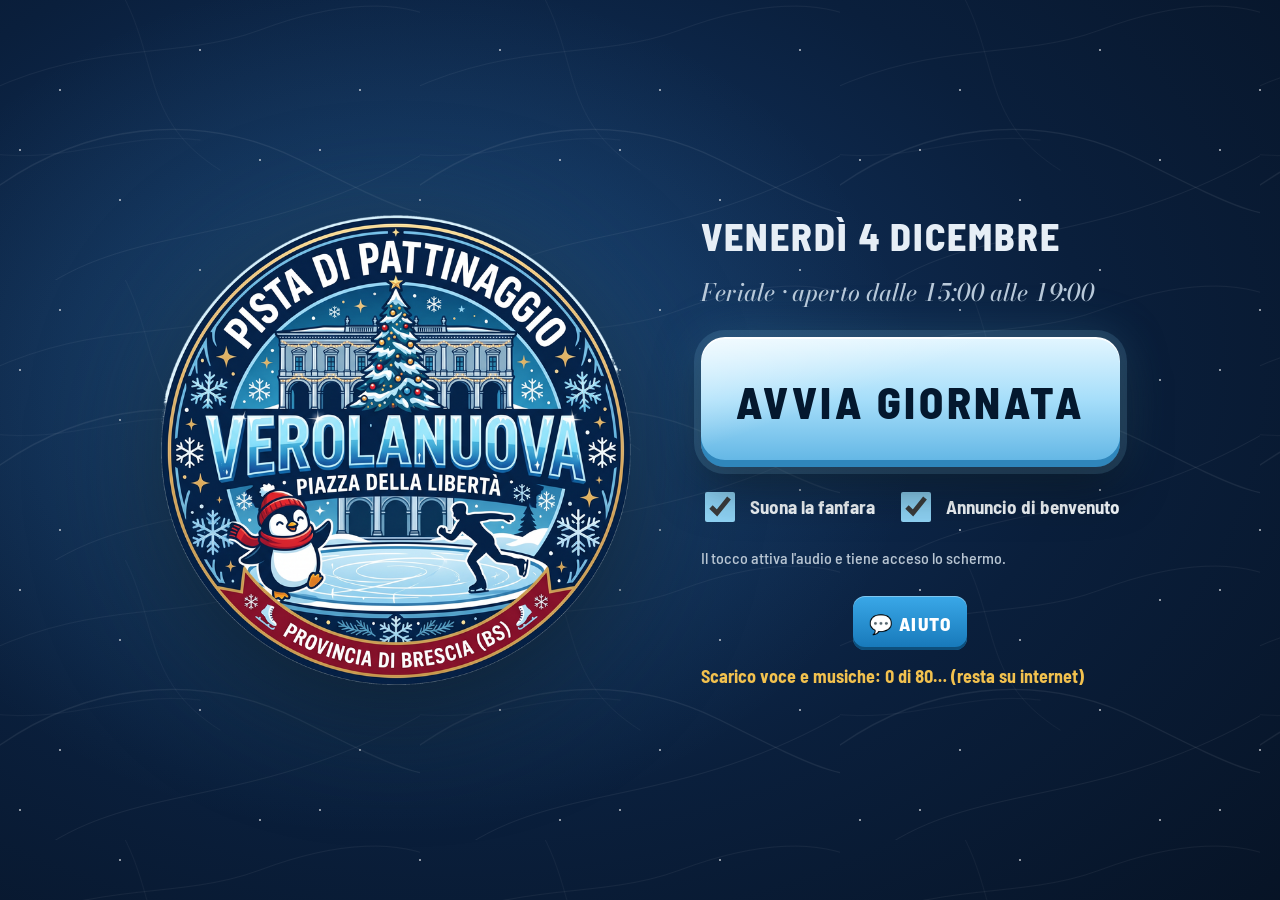
<file: index.html>
<!doctype html>
<html lang="it">
<head>
  <meta charset="utf-8">
  <meta name="viewport" content="width=device-width, initial-scale=1, viewport-fit=cover, user-scalable=no">
  <meta name="theme-color" content="#081A33">
  <meta name="mobile-web-app-capable" content="yes">
  <meta name="apple-mobile-web-app-capable" content="yes">
  <meta name="apple-mobile-web-app-status-bar-style" content="black-translucent">
  <meta name="apple-mobile-web-app-title" content="Pista Verolanuova">
  <meta name="format-detection" content="telephone=no">
  <title>Pista di Pattinaggio – Verolanuova</title>
  <link rel="manifest" href="manifest.json">
  <link rel="icon" href="icone/icona-192.png">
  <link rel="apple-touch-icon" href="icone/icona-180.png">
  <link rel="stylesheet" href="css/stile.css">
</head>
<body>

<section id="avvio" class="avvio">
  <div class="avvio-neve" aria-hidden="true"></div>
  <img src="logo/logo.png" alt="Pista di Pattinaggio – Verolanuova" class="avvio-logo">
  <div class="avvio-colonna">
    <p class="avvio-data" id="avvio-data"></p>
    <p class="avvio-orario" id="avvio-orario"></p>
    <div class="avvio-fondo" id="avvio-fondo" hidden>
      <span class="fondo-titolo">💶 Fondo cassa nel cassetto</span>
      <span class="fondo-comandi">
        <button type="button" class="btn" id="fondo-meno" aria-label="10 euro in meno">−10</button>
        <input type="number" inputmode="decimal" id="fondo-euro" min="0" step="5" aria-label="Fondo cassa in euro"><b>€</b>
        <button type="button" class="btn" id="fondo-piu" aria-label="10 euro in più">+10</button>
      </span>
    </div>
    <button id="btn-avvia" class="btn-avvia">AVVIA GIORNATA</button>
    <div class="avvio-opzioni">
      <label class="spunta"><input type="checkbox" id="avvio-tada"> Suona la fanfara</label>
      <label class="spunta"><input type="checkbox" id="avvio-benvenuto"> Annuncio di benvenuto</label>
      <label class="spunta" id="avvio-yt-riga" hidden><input type="checkbox" id="avvio-yt"> Musica YouTube</label>
    </div>
    <p class="avvio-nota">Il tocco attiva l'audio e tiene acceso lo schermo.</p>
    <div id="avvio-licenza" class="avvio-licenza"></div>
    <button id="btn-aiuto-avvio" class="btn-aiuto avvio-aiuto" aria-label="Assistenza">💬 AIUTO</button>
    <p class="avvio-offline" id="avvio-offline"></p>
  </div>
</section>

<header class="barra">
  <i class="ang a1"></i><i class="ang a2"></i><i class="ang a3"></i><i class="ang a4"></i>
  <img src="logo/icona.png" alt="" class="barra-icona">
  <div class="barra-nome">
    <span class="barra-titolo">Pista di Pattinaggio</span>
    <span class="barra-sotto">Piazza della Libertà · Verolanuova</span>
  </div>
  <div class="barra-centro">
    <span id="barra-giorno" class="badge"></span>
    <span id="barra-ora" class="barra-ora">--:--</span>
  </div>
  <div id="stato" class="stato" role="status"></div>
  <button id="btn-aiuto" class="btn-aiuto" aria-label="Assistenza">💬 AIUTO</button>
  <button id="btn-stop" class="btn-stop" aria-label="Ferma tutti i suoni">■ STOP</button>
</header>

<nav class="menu" aria-label="Pagine">
  <button data-pagina="oggi" class="attivo">
    <svg viewBox="0 0 48 48"><path d="M6 14h36v7a4 4 0 0 0 0 8v7H6v-7a4 4 0 0 0 0-8z" /><path d="M30 14v22" stroke-dasharray="3 3"/></svg>
    Cassa</button>
  <button data-pagina="pinguini">
    <svg viewBox="0 0 48 48"><path d="M24 5c-7 0-11 6-11 13v9c-4 3-6 7-5 10 3 0 5-2 6-4 1 5 5 9 10 9s9-4 10-9c1 2 3 4 6 4 1-3-1-7-5-10v-9c0-7-4-13-11-13z"/><path d="M19 18h.1M29 18h.1M21 24l3 3 3-3"/></svg>
    Pinguini</button>
  <button data-pagina="turni" class="menu-turni">
    <svg viewBox="0 0 48 48"><circle cx="24" cy="27" r="15"/><path d="M24 18v9l6 4M19 5h10M24 5v7"/></svg>
    Turni</button>
  <button data-pagina="armadi" class="menu-armadi">
    <svg viewBox="0 0 48 48"><rect x="10" y="5" width="28" height="38" rx="3"/><path d="M24 5v38M18 22v4M30 22v4"/></svg>
    Armadietti</button>
  <button data-pagina="suoni">
    <svg viewBox="0 0 48 48"><path d="M8 19h8l10-8v26l-10-8H8z"/><path d="M32 17a10 10 0 0 1 0 14M37 12a17 17 0 0 1 0 24"/></svg>
    Annunci</button>
  <button data-pagina="stats" data-pin>
    <svg viewBox="0 0 48 48"><path d="M8 40h32M13 34V22M21 34V12M29 34V18M37 34V26"/></svg>
    Resoconto</button>
  <button data-pagina="imp" data-pin>
    <svg viewBox="0 0 48 48"><circle cx="24" cy="24" r="6"/><path d="M24 5v7M24 36v7M5 24h7M36 24h7M10.6 10.6l5 5M32.4 32.4l5 5M10.6 37.4l5-5M32.4 15.6l5-5"/></svg>
    Impostazioni</button>
</nav>

<main>
  <section id="pg-oggi" class="pagina attiva"></section>
  <section id="pg-pinguini" class="pagina"></section>
  <section id="pg-turni" class="pagina"></section>
  <section id="pg-armadi" class="pagina"></section>
  <section id="pg-suoni" class="pagina"></section>
  <section id="pg-stats" class="pagina"></section>
  <section id="pg-imp" class="pagina"></section>
</main>

<div id="yt-box" class="yt-box" hidden>
  <div id="yt-player"></div>
  <span class="yt-titolo"></span>
</div>

<div class="gira-telefono" aria-live="polite">
  <div class="gira-icona">📱</div>
  <b>Gira il telefono in orizzontale</b>
  <span>La pista si usa col telefono (o il tablet) messo di traverso.</span>
</div>

<div id="finestre"></div>
<div id="avvisi" aria-live="polite"></div>
<button id="aggiorna" class="aggiorna" hidden>Nuova versione disponibile, tocca per aggiornare</button>

<script src="lib/chart.umd.min.js"></script>
<script src="js/app.js" defer></script>
</body>
</html>
</file>
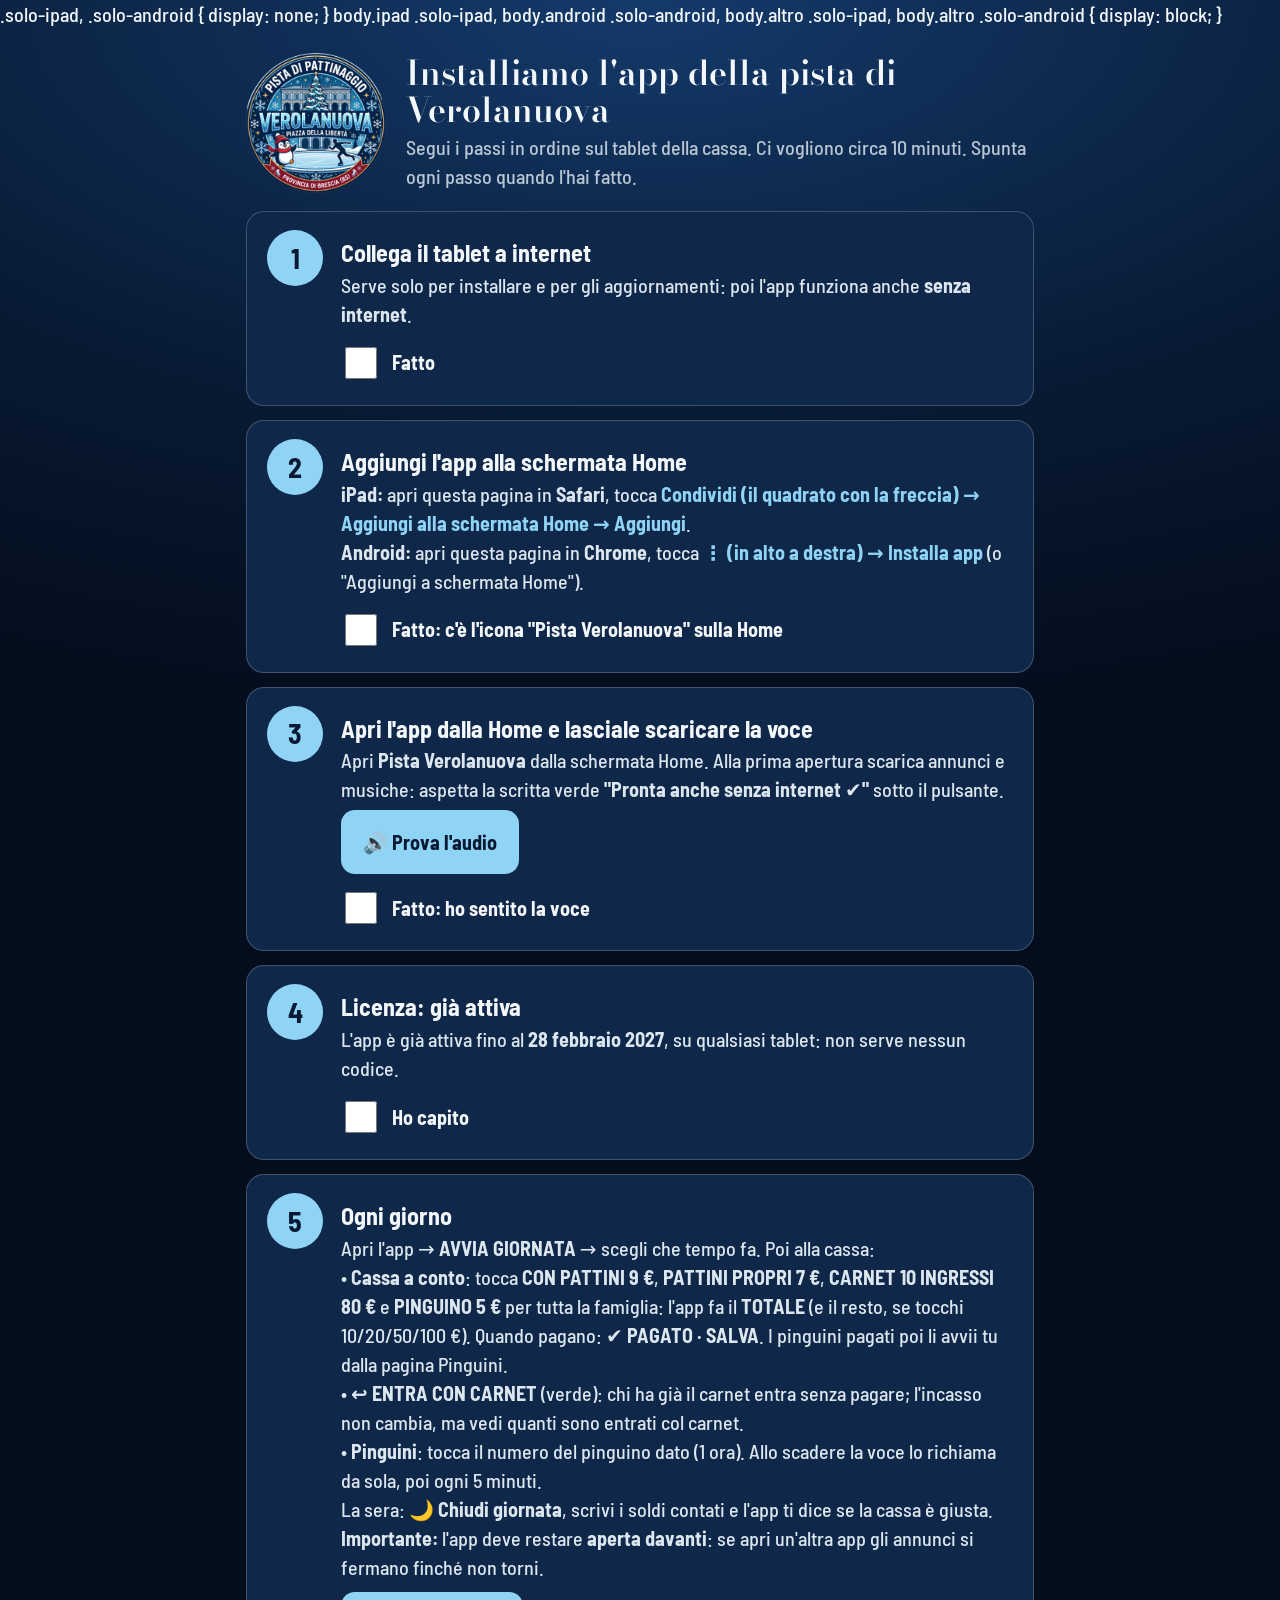
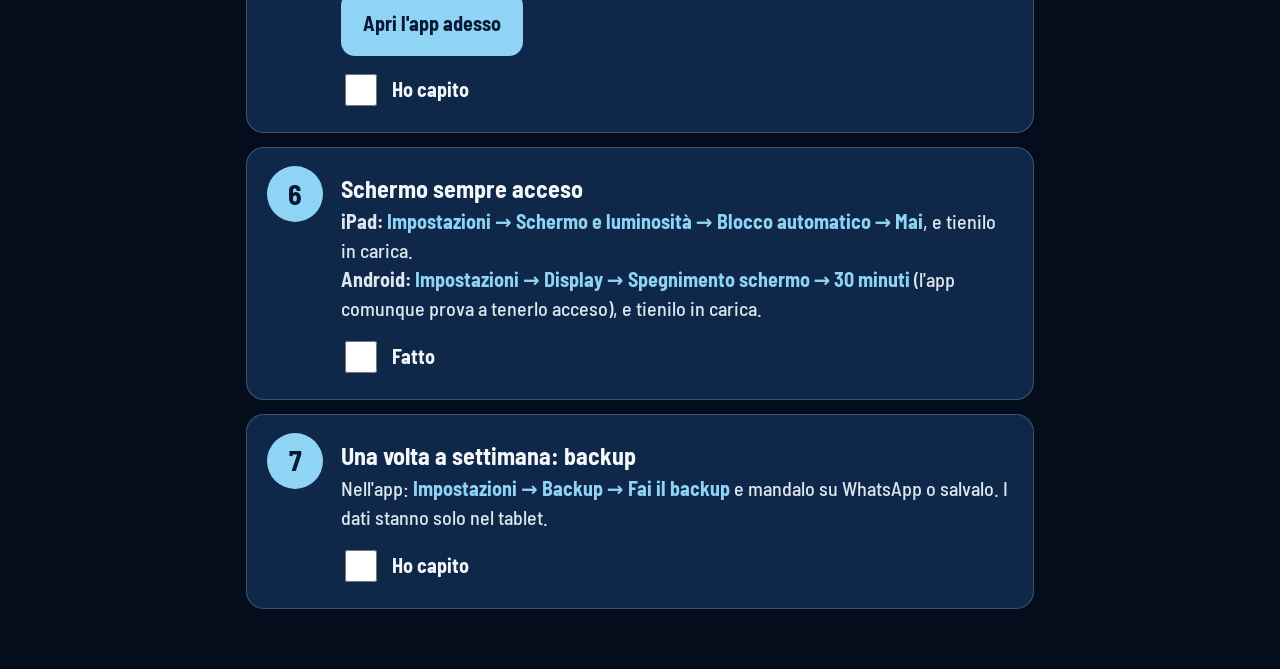
<file: installa.html>
<!doctype html>
<html lang="it">
<head>
  <meta charset="utf-8">
  <meta name="viewport" content="width=device-width, initial-scale=1, viewport-fit=cover">
  <meta name="theme-color" content="#081A33">
  <title>Installa – Pista di Pattinaggio Verolanuova</title>
  <link rel="manifest" href="manifest.json">
  <link rel="icon" href="icone/icona-192.png">
  <link rel="apple-touch-icon" href="icone/icona-180.png">
  <meta name="apple-mobile-web-app-capable" content="yes">
  <meta name="apple-mobile-web-app-title" content="Pista Verolanuova">
  <meta name="apple-mobile-web-app-status-bar-style" content="black-translucent">
  <style>
    @font-face { font-family: 'Bodoni'; src: url('font/BodoniModa.ttf') format('truetype'); font-weight: 400 900; }
    @font-face { font-family: 'Barlow'; src: url('font/BarlowSemiCondensed-Medium.ttf') format('truetype'); font-weight: 500; }
    @font-face { font-family: 'Barlow'; src: url('font/BarlowSemiCondensed-Bold.ttf') format('truetype'); font-weight: 700; }
    :root { --notte: #081A33; --lastra: #0F2748; --filo: rgba(185,198,211,.28); --argento: #B9C6D3; --neve: #F3F7FA; --ghiaccio: #8FD3F5; --rosso: #C4132F; --verde: #4FD1A5; --giallo: #F2C14E; }
    * { box-sizing: border-box; }
    html { background: #040D1C; }
    body { margin: 0; background: radial-gradient(120% 80% at 50% 0%, #143a6b, var(--notte) 60%, #040D1C) fixed; color: var(--neve); font: 500 20px/1.45 'Barlow', system-ui, sans-serif; }
    main { max-width: 820px; margin: 0 auto; padding: 24px 16px 60px; }
    header { display: flex; align-items: center; gap: 20px; margin-bottom: 18px; }
    header img { width: 140px; height: 140px; }
    h1 { font-family: 'Bodoni', serif; font-weight: 600; font-size: 34px; margin: 0; line-height: 1.1; }
    header p { margin: 4px 0 0; color: var(--argento); }
    .passo { position: relative; background: var(--lastra); border: 1px solid var(--filo); border-radius: 18px; padding: 18px 20px 18px 94px; margin-top: 14px; }
    .passo > * + * { margin-top: 6px; }
    .passo.fatto { border-color: var(--verde); opacity: .75; }
    .n { position: absolute; left: 20px; top: 18px; width: 56px; height: 56px; border-radius: 50%; background: var(--ghiaccio); color: var(--notte); font-weight: 700; font-size: 28px; display: flex; align-items: center; justify-content: center; }
    .passo.fatto .n { background: var(--verde); }
    h2 { margin: 0; font-size: 24px; }
    .passo p { margin: 0; color: #dce6ef; }
    .percorso { font-weight: 700; color: var(--ghiaccio); }
    button, .btn { font: inherit; font-weight: 700; border: 0; border-radius: 14px; min-height: 64px; padding: 0 22px; background: var(--ghiaccio); color: var(--notte); margin-top: 10px; cursor: pointer; text-decoration: none; display: inline-flex; align-items: center; }
    button.secondario { background: #1d4a80; color: var(--neve); }
    label.ok { display: flex; align-items: center; gap: 12px; margin-top: 10px; font-weight: 700; min-height: 48px; }
    label.ok input { width: 32px; height: 32px; accent-color: var(--verde); }
    .avviso { background: rgba(242,193,78,.12); border: 1px solid var(--giallo); border-radius: 14px; padding: 12px 16px; margin-top: 14px; }
    .barra { height: 14px; border-radius: 7px; background: #1b2f4f; overflow: hidden; margin-top: 10px; }
    .barra div { height: 100%; width: 0; background: var(--verde); transition: width .3s; }
    small { color: var(--argento); }
    .icona-cond svg { width: 26px; height: 26px; vertical-align: -5px; fill: none; stroke: var(--ghiaccio); stroke-width: 2.2; stroke-linecap: round; stroke-linejoin: round; }
  </style>
</head>
<body>
    .solo-ipad, .solo-android { display: none; }
    body.ipad .solo-ipad, body.android .solo-android, body.altro .solo-ipad, body.altro .solo-android { display: block; }
  </style>
</head>
<body class="altro">
<main>
  <header>
    <img src="logo/logo.png" alt="">
    <div>
      <h1>Installiamo l'app della pista di Verolanuova</h1>
      <p>Segui i passi in ordine sul tablet della cassa. Ci vogliono circa 10 minuti. Spunta ogni passo quando l'hai fatto.</p>
    </div>
  </header>

  <div id="gia-app" class="avviso" hidden style="border-color: var(--verde); background: rgba(79,209,165,.12)">
    Stai già guardando questa pagina dentro l'app installata: i passi 1–2 sono fatti.
  </div>

  <section class="passo" data-passo="1">
    <span class="n">1</span>
    <h2>Collega il tablet a internet</h2>
    <p>Serve solo per installare e per gli aggiornamenti: poi l'app funziona anche <b>senza internet</b>.</p>
    <label class="ok"><input type="checkbox"> Fatto</label>
  </section>

  <section class="passo" data-passo="2">
    <span class="n">2</span>
    <h2>Aggiungi l'app alla schermata Home</h2>
    <p class="solo-ipad"><b>iPad:</b> apri questa pagina in <b>Safari</b>, tocca <span class="percorso">Condividi (il quadrato con la freccia) → Aggiungi alla schermata Home → Aggiungi</span>.</p>
    <p class="solo-android"><b>Android:</b> apri questa pagina in <b>Chrome</b>, tocca <span class="percorso">⋮ (in alto a destra) → Installa app</span> (o "Aggiungi a schermata Home").</p>
    <label class="ok"><input type="checkbox"> Fatto: c'è l'icona "Pista Verolanuova" sulla Home</label>
  </section>

  <section class="passo" data-passo="3">
    <span class="n">3</span>
    <h2>Apri l'app dalla Home e lasciale scaricare la voce</h2>
    <p>Apri <b>Pista Verolanuova</b> dalla schermata Home. Alla prima apertura scarica annunci e musiche: aspetta la scritta verde <b>"Pronta anche senza internet ✔"</b> sotto il pulsante.</p>
    <button type="button" id="btn-prova">🔊 Prova l'audio</button>
    <label class="ok"><input type="checkbox"> Fatto: ho sentito la voce</label>
  </section>

  <section class="passo" data-passo="4">
    <span class="n">4</span>
    <h2>Licenza: già attiva</h2>
    <p>L'app è già attiva fino al <b>28 febbraio 2027</b>, su qualsiasi tablet: non serve nessun codice.</p>
    <label class="ok"><input type="checkbox"> Ho capito</label>
  </section>

  <section class="passo" data-passo="5">
    <span class="n">5</span>
    <h2>Ogni giorno</h2>
    <p>Apri l'app → <b>AVVIA GIORNATA</b> → scegli che tempo fa. Poi alla cassa:</p>
    <p>• <b>Cassa a conto</b>: tocca <b>CON PATTINI 9 €</b>, <b>PATTINI PROPRI 7 €</b>, <b>CARNET 10 INGRESSI 80 €</b> e <b>PINGUINO 5 €</b> per tutta la famiglia: l'app fa il <b>TOTALE</b> (e il resto, se tocchi 10/20/50/100 €). Quando pagano: <b>✔ PAGATO · SALVA</b>. I pinguini pagati poi li avvii tu dalla pagina Pinguini.<br>
       • <b>↩ ENTRA CON CARNET</b> (verde): chi ha già il carnet entra senza pagare; l'incasso non cambia, ma vedi quanti sono entrati col carnet.<br>
       • <b>Pinguini</b>: tocca il numero del pinguino dato (1 ora). Allo scadere la voce lo richiama da sola, poi ogni 5 minuti.</p>
    <p>La sera: <b>🌙 Chiudi giornata</b>, scrivi i soldi contati e l'app ti dice se la cassa è giusta.</p>
    <p><b>Importante:</b> l'app deve restare <b>aperta davanti</b>: se apri un'altra app gli annunci si fermano finché non torni.</p>
    <a class="btn" href="./">Apri l'app adesso</a>
    <label class="ok"><input type="checkbox"> Ho capito</label>
  </section>

  <section class="passo" data-passo="6">
    <span class="n">6</span>
    <h2>Schermo sempre acceso</h2>
    <p class="solo-ipad"><b>iPad:</b> <span class="percorso">Impostazioni → Schermo e luminosità → Blocco automatico → Mai</span>, e tienilo in carica.</p>
    <p class="solo-android"><b>Android:</b> <span class="percorso">Impostazioni → Display → Spegnimento schermo → 30 minuti</span> (l'app comunque prova a tenerlo acceso), e tienilo in carica.</p>
    <label class="ok"><input type="checkbox"> Fatto</label>
  </section>

  <section class="passo" data-passo="7">
    <span class="n">7</span>
    <h2>Una volta a settimana: backup</h2>
    <p>Nell'app: <span class="percorso">Impostazioni → Backup → Fai il backup</span> e mandalo su WhatsApp o salvalo. I dati stanno solo nel tablet.</p>
    <label class="ok"><input type="checkbox"> Ho capito</label>
  </section>

  <p id="finito" class="avviso" hidden style="border-color: var(--verde); background: rgba(79,209,165,.12)"><b>Tutto pronto! Buona stagione sul ghiaccio ⛸️</b></p>
</main>

<script>const CH="verola_installa_passi";let fatti={};try{fatti=JSON.parse(localStorage.getItem(CH)||"{}")}catch{fatti={}}document.querySelectorAll(".passo").forEach(e=>{const t=e.querySelector("input"),a=e.dataset.passo;t.checked=!!fatti[a],e.classList.toggle("fatto",t.checked),t.addEventListener("change",()=>{fatti[a]=t.checked;try{localStorage.setItem(CH,JSON.stringify(fatti))}catch{}e.classList.toggle("fatto",t.checked),document.getElementById("finito").hidden=document.querySelectorAll(".passo input:not(:checked)").length>0})}),document.getElementById("finito").hidden=document.querySelectorAll(".passo input:not(:checked)").length>0;const ua=navigator.userAgent,ios=/iPad|iPhone|iPod/.test(ua)||navigator.platform==="MacIntel"&&navigator.maxTouchPoints>1;document.body.className=ios?"ipad":/Android/.test(ua)?"android":"altro",(navigator.standalone||matchMedia("(display-mode: standalone)").matches)&&(document.getElementById("gia-app").hidden=!1),document.getElementById("btn-prova").addEventListener("click",()=>{const e=new Audio("audio/ta_da.mp3");e.onended=()=>{new Audio("audio/benvenuto.mp3").play().catch(()=>{})},e.play().catch(()=>{})});
</script>
</body>
</html>
</file>
<file: css/stile.css>
@font-face{font-family:Bodoni;src:url(../font/BodoniModa.ttf) format("truetype");font-weight:400 900;font-display:swap}@font-face{font-family:Bodoni;src:url(../font/BodoniModa-Italic.ttf) format("truetype");font-weight:400 900;font-style:italic;font-display:swap}@font-face{font-family:Barlow;src:url(../font/BarlowSemiCondensed-Medium.ttf) format("truetype");font-weight:500;font-display:swap}@font-face{font-family:Barlow;src:url(../font/BarlowSemiCondensed-Bold.ttf) format("truetype");font-weight:700;font-display:swap}@font-face{font-family:Barlow;src:url(../font/BarlowSemiCondensed-ExtraBold.ttf) format("truetype");font-weight:800;font-display:swap}:root{--notte: #081A33;--abisso: #040D1C;--lastra: #0F2748;--lastra-2: #163563;--filo: rgba(185, 198, 211, .28);--argento: #B9C6D3;--neve: #F3F7FA;--ghiaccio: #8FD3F5;--ghiaccio-scuro: #2C7FB8;--rosso: #C4132F;--rosso-chiaro: #FF5A6E;--giallo: #F2C14E;--verde: #4FD1A5;--raggio: 14px;--barra: 72px;--menu: 124px;color-scheme:dark}*{box-sizing:border-box;-webkit-tap-highlight-color:transparent}html,body{margin:0;height:100%}body{background:radial-gradient(120% 90% at 60% 0%,#10305a 0%,var(--notte) 55%,var(--abisso) 100%) fixed;color:var(--neve);font:500 18px/1.35 Barlow,system-ui,sans-serif;overflow:hidden;user-select:none;-webkit-user-select:none;touch-action:manipulation}button,input,select,textarea{font:inherit;color:inherit}button{cursor:pointer;border:0;background:none}button:focus-visible,input:focus-visible,select:focus-visible,textarea:focus-visible{outline:3px solid var(--ghiaccio);outline-offset:2px}h1,h2,h3{font-family:Bodoni,Georgia,serif;font-weight:600;margin:0;letter-spacing:.01em}h2{font-size:30px}h3{font-size:22px;color:var(--argento)}.num{font-variant-numeric:tabular-nums}[hidden]{display:none!important}.barra{position:fixed;inset:0 0 auto;height:var(--barra);display:flex;align-items:center;gap:18px;padding:0 16px 0 18px;background:#040d1cd1;border-bottom:1px solid var(--filo);backdrop-filter:blur(6px);z-index:20}.barra-icona{width:52px;height:52px;border-radius:50%}.barra-nome{display:flex;flex-direction:column;line-height:1.1;min-width:0}.barra-titolo{font-family:Bodoni,serif;font-size:25px;font-weight:600}.barra-sotto{font-family:Bodoni,serif;font-style:italic;color:var(--argento);font-size:15px}.barra-centro{margin-left:auto;display:flex;align-items:center;gap:14px}.barra-ora{font-size:34px;font-weight:800;font-variant-numeric:tabular-nums;letter-spacing:.02em}.badge{display:inline-flex;align-items:center;gap:6px;padding:5px 12px;border-radius:999px;border:1px solid var(--filo);color:var(--argento);font-weight:700;font-size:16px;white-space:nowrap}.badge.festivo{border-color:var(--rosso-chiaro);color:#ffd6dc;background:#c4132f38}.badge.vacanze{border-color:var(--rosso-chiaro);color:#fff;background:var(--rosso)}.badge.chiuso,.badge.fuori{color:var(--giallo);border-color:var(--giallo)}.badge.finto{color:#1b1200;background:var(--giallo);border-color:var(--giallo)}.stato{display:flex;gap:8px}.stato span{padding:6px 12px;border-radius:10px;font-weight:700;font-size:15px;white-space:nowrap;background:#4fd1a524;color:var(--verde);border:1px solid rgba(79,209,165,.4)}.stato span.ko{background:var(--rosso);color:#fff;border-color:var(--rosso-chiaro);animation:lampo 1s steps(2) infinite}.btn-stop{height:54px;padding:0 22px;border-radius:12px;background:var(--rosso);color:#fff;font-weight:800;font-size:22px;letter-spacing:.04em;border:2px solid #ff8a98}.btn-stop:active{transform:scale(.96)}.menu{position:fixed;top:var(--barra);bottom:0;left:0;width:var(--menu);display:flex;flex-direction:column;gap:8px;padding:12px 10px;background:#040d1c99;border-right:1px solid var(--filo);z-index:10}.menu button{flex:1;max-height:128px;display:flex;flex-direction:column;align-items:center;justify-content:center;gap:6px;border-radius:var(--raggio);color:var(--argento);font-weight:700;font-size:16px}.menu svg{width:42px;height:42px;fill:none;stroke:currentColor;stroke-width:2.6;stroke-linecap:round;stroke-linejoin:round}.menu button.attivo{background:var(--lastra-2);color:var(--neve);box-shadow:inset 4px 0 0 var(--ghiaccio)}.menu button.attivo svg{stroke:var(--ghiaccio)}main{position:fixed;top:var(--barra);left:var(--menu);right:0;bottom:0}.pagina{display:none;height:100%;overflow-y:auto;padding:18px 20px 28px;overscroll-behavior:contain}.pagina.attiva{display:block}.pannello{background:var(--lastra);border:1px solid var(--filo);border-radius:18px;padding:18px}.pannello+.pannello{margin-top:14px}.riga{display:flex;gap:12px;align-items:center;flex-wrap:wrap}.spazio{flex:1}.btn{min-height:64px;padding:0 22px;border-radius:var(--raggio);font-weight:700;font-size:20px;background:var(--lastra-2);border:1px solid var(--filo);color:var(--neve);display:inline-flex;align-items:center;justify-content:center;gap:10px}.btn:active{transform:scale(.97);filter:brightness(1.15)}.btn.primario{background:var(--ghiaccio);color:var(--abisso);border-color:transparent}.btn.pericolo{background:var(--rosso);border-color:var(--rosso-chiaro);color:#fff}.btn.piccolo{min-height:50px;font-size:17px;padding:0 16px}.btn[disabled]{opacity:.4}.etichetta{color:var(--argento);font-size:16px}.vuoto{color:var(--argento);font-style:italic}.spunta{display:inline-flex;align-items:center;gap:12px;font-size:19px;min-height:52px}.spunta input{width:30px;height:30px;accent-color:var(--ghiaccio)}.interruttore{position:relative;display:inline-flex;align-items:center;gap:14px;font-weight:700;font-size:20px;min-height:60px}.interruttore input{appearance:none;width:84px;height:46px;border-radius:999px;background:#3a4a61;position:relative;transition:background .2s}.interruttore input:after{content:"";position:absolute;top:5px;left:5px;width:36px;height:36px;border-radius:50%;background:#fff;transition:transform .2s}.interruttore input:checked{background:var(--verde)}.interruttore input:checked:after{transform:translate(38px)}input[type=text],input[type=number],input[type=time],input[type=date],input[type=datetime-local],input[type=password],select,textarea{min-height:56px;border-radius:12px;border:1px solid var(--filo);background:var(--abisso);padding:0 14px;font-size:20px;color:var(--neve);user-select:text;-webkit-user-select:text}textarea{padding:12px 14px;min-height:100px;resize:vertical;width:100%}input[type=number]{width:120px}input[type=range]{width:100%;height:44px;accent-color:var(--ghiaccio)}.avvio{position:fixed;inset:0;z-index:50;display:flex;align-items:center;justify-content:center;gap:70px;background:radial-gradient(90% 90% at 35% 40%,#143a6b 0%,var(--notte) 55%,var(--abisso) 100%)}.avvio[hidden]{display:none}.avvio-logo{width:min(470px,42vw);filter:drop-shadow(0 20px 50px rgba(0,0,0,.55))}.avvio-colonna{display:flex;flex-direction:column;gap:14px;max-width:470px}.avvio-data{font-family:Bodoni,serif;font-size:34px;margin:0}.avvio-orario{margin:0;color:var(--argento);font-size:22px}.avvio-fondo{display:flex;flex-direction:column;align-items:center;gap:8px;margin:4px 0 0;padding:12px 18px;border:1px solid var(--filo);border-radius:16px;background:#ffffff0a;font-size:21px;font-weight:700}.fondo-comandi{display:flex;align-items:center;gap:10px;white-space:nowrap}.avvio-fondo[hidden]{display:none}.avvio-fondo .btn{min-width:64px;min-height:52px;font-size:20px}.avvio-fondo input{width:110px;height:52px;font-size:26px;font-weight:800;text-align:center}.btn-avvia{margin-top:14px;height:130px;border-radius:22px;background:var(--ghiaccio);color:var(--abisso);font-weight:800;font-size:40px;letter-spacing:.04em;box-shadow:0 0 0 6px #8fd3f52e,0 18px 40px #00000073}.btn-avvia:active{transform:scale(.97)}.avvio-opzioni{display:flex;gap:22px;flex-wrap:wrap}.avvio-nota{color:var(--argento);margin:0;font-size:16px}.velo{position:fixed;inset:0;z-index:60;background:#020710b8;display:flex;align-items:center;justify-content:center;padding:20px}.finestra{background:var(--lastra);border:1px solid var(--filo);border-radius:22px;padding:24px;width:min(760px,100%);max-height:100%;overflow-y:auto;box-shadow:0 30px 80px #0009}.finestra h2{margin-bottom:14px}.finestra .azioni{display:flex;gap:12px;justify-content:flex-end;margin-top:22px;flex-wrap:wrap}.finestra .azioni .btn{min-width:170px}#avvisi{position:fixed;bottom:22px;left:50%;transform:translate(-50%);z-index:70;display:flex;flex-direction:column;gap:10px;align-items:center}.avviso{display:flex;align-items:center;gap:18px;padding:14px 18px 14px 22px;border-radius:16px;background:var(--neve);color:var(--abisso);font-weight:700;font-size:20px;box-shadow:0 14px 40px #00000080}.avviso .btn{min-height:52px;background:var(--abisso);color:var(--neve)}.aggiorna{position:fixed;top:calc(var(--barra) + 10px);left:50%;transform:translate(-50%);z-index:65;padding:18px 30px;border-radius:16px;background:var(--giallo);color:#1b1200;font-weight:800;font-size:21px;box-shadow:0 12px 30px #00000080}.oggi{display:grid;grid-template-columns:1.25fr 1fr;gap:18px;min-height:100%}.cassa{display:flex;flex-direction:column;gap:14px}.btn-ingresso{flex:1;min-height:250px;border-radius:24px;background:var(--ghiaccio);color:var(--abisso);display:flex;flex-direction:column;align-items:center;justify-content:center;gap:4px;box-shadow:inset 0 -8px #040d1c2e}.btn-ingresso:active{transform:scale(.985);filter:brightness(1.1)}.btn-ingresso b{font-size:84px;font-weight:800;line-height:1}.btn-ingresso span{font-size:22px;font-weight:700}.rapidi{display:grid;grid-template-columns:repeat(3,1fr);gap:14px}.rapidi .btn{min-height:110px;font-size:44px;font-weight:800;border-radius:20px}.annulla-riga{display:flex;gap:14px}.annulla-riga .btn{flex:1}.contatori{display:grid;grid-template-columns:1fr 1fr;gap:12px}.contatore{background:var(--abisso);border:1px solid var(--filo);border-radius:14px;padding:12px 16px}.contatore b{display:block;font-size:38px;font-weight:800;font-variant-numeric:tabular-nums;line-height:1.1}.contatore span{color:var(--argento);font-size:16px}.totale{grid-column:span 2;display:flex;align-items:baseline;justify-content:space-between;border-color:var(--ghiaccio)}.totale b{font-size:50px;color:var(--ghiaccio)}.lato{display:flex;flex-direction:column;gap:14px}.giorno-titolo{display:flex;align-items:center;justify-content:space-between;gap:12px}.chiusura-conto{font-size:46px;font-weight:800;font-variant-numeric:tabular-nums;line-height:1.05}.meteo-box{display:flex;align-items:center;gap:16px}.meteo-icona{font-size:56px;line-height:1;white-space:nowrap}.meteo-storia{color:var(--argento);font-size:16px}.promemoria{border-color:var(--giallo);background:#f2c14e1a}.promemoria b{color:var(--giallo)}.griglia-pinguini{display:grid;grid-template-columns:repeat(auto-fill,minmax(146px,1fr));gap:10px}.pinguino{position:relative;aspect-ratio:1 / .8;border-radius:18px;background:var(--lastra);border:2px solid var(--filo);display:flex;flex-direction:column;align-items:center;justify-content:center;overflow:hidden}.pinguino:active{transform:scale(.97)}.pinguino svg.ghiera{position:absolute;width:86%;height:86%}.pinguino .n{position:relative;font-size:56px;font-weight:800;line-height:1;font-variant-numeric:tabular-nums}.pinguino .t{position:relative;font-size:22px;font-weight:700;font-variant-numeric:tabular-nums;color:var(--argento)}.pinguino.libero .t{font-size:17px}.pinguino.uso{background:var(--lastra-2);border-color:var(--ghiaccio)}.pinguino.uso .t{color:var(--ghiaccio)}.pinguino.ultimo{background:#4a3a0c;border-color:var(--giallo);animation:lampeggia .9s ease-in-out infinite}.pinguino.ultimo .t{color:var(--giallo)}.pinguino.scaduto{background:var(--rosso);border-color:#ff9aa6}.pinguino.scaduto .t{color:#fff}.pinguino .turni{position:absolute;top:8px;right:10px;font-size:15px;font-weight:800;color:var(--neve);background:#00000059;padding:2px 8px;border-radius:8px}@keyframes lampeggia{50%{background:#7a5e10}}@keyframes lampo{50%{opacity:.55}}.legenda{display:flex;gap:18px;color:var(--argento);font-size:16px;flex-wrap:wrap}.legenda i{display:inline-block;width:16px;height:16px;border-radius:4px;vertical-align:-2px;margin-right:6px}.suoni{display:grid;grid-template-columns:1fr 380px;gap:18px}.gruppo-suoni{margin-bottom:16px}.gruppo-suoni h3{margin-bottom:10px}.griglia-suoni{display:grid;grid-template-columns:repeat(auto-fill,minmax(190px,1fr));gap:10px}.suono{min-height:84px;border-radius:14px;padding:10px 14px;text-align:left;font-weight:700;font-size:19px;background:var(--lastra-2);border:1px solid var(--filo);border-left:6px solid var(--colore, var(--ghiaccio));display:flex;flex-direction:column;justify-content:center}.suono small{color:var(--argento);font-weight:500;font-size:14px;line-height:1.2;margin-top:3px;display:-webkit-box;-webkit-line-clamp:2;-webkit-box-orient:vertical;overflow:hidden}.suono:active{filter:brightness(1.3);transform:scale(.98)}.suono.suonando{box-shadow:0 0 0 3px var(--ghiaccio)}.lettore .titolo{font-size:20px;font-weight:700;min-height:28px;overflow:hidden;text-overflow:ellipsis;white-space:nowrap}.lettore .comandi{display:grid;grid-template-columns:repeat(3,1fr);gap:10px;margin:12px 0}.lettore .comandi .btn{min-height:72px;font-size:28px}.lista-musica{max-height:220px;overflow-y:auto;margin-top:10px}.lista-musica div{display:flex;align-items:center;gap:10px;padding:8px 0;border-bottom:1px solid var(--filo)}.lista-musica div span{flex:1;overflow:hidden;text-overflow:ellipsis;white-space:nowrap}.lista-musica div.ora span{color:var(--ghiaccio);font-weight:700}.in-onda{color:var(--ghiaccio);font-weight:700;min-height:26px}.filtri{display:flex;gap:10px;flex-wrap:wrap;align-items:center;margin-bottom:14px}.filtri .btn.attivo{background:var(--ghiaccio);color:var(--abisso)}.tessere{display:grid;grid-template-columns:repeat(5,1fr);gap:12px;margin-bottom:14px}.tessera{background:var(--lastra);border:1px solid var(--filo);border-radius:16px;padding:14px 16px}.tessera b{display:block;font-size:34px;font-weight:800;font-variant-numeric:tabular-nums}.tessera span{color:var(--argento);font-size:15px}.grafici{display:grid;grid-template-columns:1fr 1fr;gap:14px}.grafico{background:var(--lastra);border:1px solid var(--filo);border-radius:18px;padding:14px;height:340px;display:flex;flex-direction:column}.grafico.largo{grid-column:span 2}.grafico h3{font-size:19px;margin-bottom:8px}.grafico .tela{position:relative;flex:1;min-height:0}table.tab{width:100%;border-collapse:collapse;font-size:17px}table.tab th{text-align:left;color:var(--argento);font-weight:700;padding:8px 10px;border-bottom:1px solid var(--filo)}table.tab td{padding:10px;border-bottom:1px solid rgba(185,198,211,.12);font-variant-numeric:tabular-nums}table.tab tr.festivo td:first-child{box-shadow:inset 4px 0 0 var(--rosso)}table.tab td.dx,table.tab th.dx{text-align:right}.imp{display:grid;grid-template-columns:1fr 1fr;gap:14px;align-items:start}.campo{display:flex;align-items:center;justify-content:space-between;gap:14px;padding:10px 0;border-bottom:1px solid rgba(185,198,211,.12)}.campo:last-child{border-bottom:0}.campo>span{font-size:19px}.elenco-voce{display:flex;align-items:center;gap:10px;padding:10px 0;border-bottom:1px solid rgba(185,198,211,.12)}.elenco-voce .testo{flex:1}.elenco-voce .testo small{display:block;color:var(--argento)}.tastierino{display:grid;grid-template-columns:repeat(3,110px);gap:12px;justify-content:center;margin-top:16px}.tastierino .btn{min-height:90px;font-size:36px}.pin-puntini{text-align:center;font-size:44px;letter-spacing:16px;min-height:60px}.meteo-scelte{display:grid;grid-template-columns:repeat(3,1fr);gap:12px}.meteo-scelte button,.meteo-extra button{min-height:112px;border-radius:18px;background:var(--lastra-2);border:2px solid var(--filo);display:flex;flex-direction:column;align-items:center;justify-content:center;gap:4px;font-weight:700;font-size:20px}.meteo-scelte button i,.meteo-extra button i{font-style:normal;font-size:46px;line-height:1.1}.meteo-scelte button.sel,.meteo-extra button.sel{border-color:var(--ghiaccio);background:#1d4a80;box-shadow:0 0 0 3px #8fd3f559}.meteo-extra{display:grid;grid-template-columns:1fr 1fr;gap:12px;margin-top:12px}.meteo-extra button{min-height:84px;flex-direction:row;gap:12px}.meteo-extra button i{font-size:36px}.debug-barra{border-color:var(--giallo)}@media (max-width: 1100px){.oggi,.suoni,.imp,.grafici{grid-template-columns:1fr}.grafico.largo{grid-column:auto}.tessere{grid-template-columns:repeat(2,1fr)}.barra-sotto{display:none}}@media (prefers-reduced-motion: reduce){.pinguino.ultimo,.stato span.ko{animation:none}}:root{--alto: env(safe-area-inset-top, 0px);--basso: env(safe-area-inset-bottom, 0px)}.barra{height:calc(var(--barra) + var(--alto));padding-top:var(--alto);padding-left:calc(18px + env(safe-area-inset-left,0px));padding-right:calc(16px + env(safe-area-inset-right,0px))}.menu,main{top:calc(var(--barra) + var(--alto))}.menu{padding-bottom:calc(12px + var(--basso));left:env(safe-area-inset-left,0px)}main{left:calc(var(--menu) + env(safe-area-inset-left,0px));right:env(safe-area-inset-right,0px)}.pagina{padding-bottom:calc(28px + var(--basso));-webkit-overflow-scrolling:touch}html,body{height:100dvh;overscroll-behavior:none}body{-webkit-touch-callout:none;-webkit-text-size-adjust:100%}img,svg,button{-webkit-touch-callout:none;-webkit-user-drag:none}.file-nascosto{position:absolute;width:1px;height:1px;opacity:0;overflow:hidden;pointer-events:none}.tieni-acceso{position:fixed;width:1px;height:1px;opacity:.01;left:0;bottom:0;pointer-events:none}@media (max-width: 1200px){.barra{gap:12px}.barra-ora{font-size:30px}.stato span{padding:6px 9px;font-size:14px}}.avvio-offline{margin:0;font-size:18px;font-weight:700;color:var(--giallo);min-height:24px}.avvio-offline.ok{color:var(--verde)}.incassi-giorno{max-width:760px}table.tab.incassi td{font-size:22px;padding:12px 10px}table.tab.incassi td.dx{font-weight:800}table.tab.incassi tr.festivo td:first-child{color:#ff8a9a}table.tab.incassi tr.totale td{border-top:2px solid var(--filo);border-bottom:0;font-size:24px;font-weight:800}details.cartella{margin-top:12px;border:1px solid var(--filo);border-radius:14px;background:#ffffff08}details.cartella>summary{list-style:none;cursor:pointer;padding:18px 20px;font-size:21px;font-weight:700;display:flex;align-items:center;gap:10px;min-height:64px}details.cartella>summary::-webkit-details-marker{display:none}details.cartella>summary:after{content:"\25b8";margin-left:auto;font-size:22px;transition:transform .15s}details.cartella[open]>summary:after{transform:rotate(90deg)}.cartella-dentro{padding:0 14px 14px}.cartella-dentro>.pannello:first-child{margin-top:0}details.cartella-imp>summary{list-style:none;cursor:pointer;display:flex;align-items:center;min-height:48px}details.cartella-imp>summary::-webkit-details-marker{display:none}details.cartella-imp>summary h3{margin:0;flex:1}details.cartella-imp>summary:after{content:"\25b8";font-size:22px;color:var(--argento);transition:transform .15s}details.cartella-imp[open]>summary:after{transform:rotate(90deg)}details.cartella-imp[open]>summary{margin-bottom:8px}:root{--alto: env(safe-area-inset-top, 0px);--basso: env(safe-area-inset-bottom, 0px);--fondo: #06101f;--sup: #0d1b31;--sup2: #12233e;--sup3: #1a2f50;--riga: #263d61;--testo: #f1f6fb;--tenue: #9fb2c6;--spento: #5f7389;--cromo: #e6eef6;--filetto: #b9c9d9;--gh1: #e9f8ff;--gh2: #9fdcf8;--gh3: #4ea9dc;--gh-ink: #04182e;--r: 16px;--r-s: 12px;--display: "Barlow", "Arial Narrow", sans-serif;--brina: repeating-linear-gradient(28deg, rgba(255,255,255,.035) 0 1px, transparent 1px 5px), repeating-linear-gradient(-62deg, rgba(255,255,255,.028) 0 1px, transparent 1px 7px);--pattini: url("data:image/svg+xml,%3Csvg xmlns='http://www.w3.org/2000/svg' width='420' height='280'%3E%3Cg fill='none' stroke='%23ffffff' stroke-linecap='round'%3E%3Cpath d='M-20 200C80 120 200 110 300 160S440 230 460 200' stroke-opacity='.07' stroke-width='1.3'/%3E%3Cpath d='M-10 90C100 40 180 60 260 30S400 0 440 20' stroke-opacity='.05'/%3E%3Cpath d='M40 290C140 220 260 250 430 150' stroke-opacity='.06'/%3E%3Cpath d='M120 -10C160 60 140 120 220 170' stroke-opacity='.04'/%3E%3Cpath d='M-30 150C60 170 120 130 200 140' stroke-opacity='.05' stroke-width='.8'/%3E%3C/g%3E%3C/svg%3E")}body{background:var(--pattini),radial-gradient(110% 80% at 65% -10%,#143865 0%,#0a1f3c 40%,var(--fondo) 75%) fixed;background-size:420px 280px,auto;-webkit-font-smoothing:antialiased;font-variant-numeric:tabular-nums}h2{font-family:var(--display);font-weight:800;text-transform:uppercase;letter-spacing:.04em;font-size:30px;line-height:1;color:var(--testo)}h3{font-family:var(--display);font-weight:800;text-transform:uppercase;letter-spacing:.05em;font-size:21px;line-height:1.05;color:var(--cromo)}.barra{background:var(--brina),var(--pattini),linear-gradient(180deg,#16325a,#0b1d38);background-size:auto,420px 280px,auto;border-bottom:0;box-shadow:inset 0 -1px #04101f,inset 0 -6px #0c1a30,0 10px 26px #00000080;backdrop-filter:none}.barra:before{content:"";position:absolute;left:7px;right:7px;bottom:9px;top:calc(var(--alto) + 7px);border:1px solid var(--filetto);border-radius:10px;opacity:.45;pointer-events:none}.barra .ang{position:absolute;width:14px;height:14px;z-index:1;background:radial-gradient(circle at 35% 30%,#fff 0 8%,#d6dde4 32%,#6d7680)}.ang.a1{top:var(--alto);left:0;border-radius:0 0 7px}.ang.a2{top:var(--alto);right:0;border-radius:0 0 0 7px}.ang.a3{bottom:0;left:0;border-radius:0 7px 0 0}.ang.a4{bottom:0;right:0;border-radius:7px 0 0}.barra-icona{width:54px;height:54px;filter:drop-shadow(0 3px 8px rgba(0,0,0,.7))}.barra-titolo{font-family:var(--display);font-weight:800;text-transform:uppercase;letter-spacing:.06em;font-size:26px;color:var(--cromo);line-height:1}.barra-sotto{font-size:16px;margin-top:3px;color:var(--filetto)}.barra-ora{display:inline-flex;align-items:center;gap:10px;padding:4px 16px 4px 14px;border-radius:99px;background:#050c17;box-shadow:inset 0 0 0 1px #2d4466,inset 0 2px 6px #000c;font-family:var(--display);font-size:32px;color:#fff}.barra-ora:before{content:"";width:10px;height:10px;border-radius:50%;background:#5fd1ff;box-shadow:0 0 10px 2px #5fd1ffcc;animation:respiro 2.4s ease-in-out infinite}@keyframes respiro{50%{opacity:.45}}.badge{font-family:var(--display);text-transform:uppercase;letter-spacing:.05em;font-size:15px;padding:6px 13px;background:#00000040}.stato span{font-family:var(--display);text-transform:uppercase;letter-spacing:.05em;background:#0000004d;box-shadow:inset 0 0 0 1px #4fd1a573;border:0;display:inline-flex;align-items:center;gap:7px}.stato span:before{content:"";width:8px;height:8px;border-radius:50%;background:var(--verde);box-shadow:0 0 8px 1px #4fd1a5cc}.stato span.ko{background:var(--rosso);box-shadow:inset 0 0 0 1px #ff8a98}.stato span.ko:before{background:#fff;box-shadow:0 0 8px 2px #fff}.btn-stop{font-family:var(--display);letter-spacing:.08em;border:0;background:linear-gradient(180deg,#ea3a4d,#b5132b);box-shadow:inset 0 1px #ffffff4d,inset 0 -4px #7d0c1d,0 6px 16px #c4132f59}.menu{background:linear-gradient(180deg,#050c18d9,#050c18a6);border-right:0;box-shadow:inset -1px 0 #1a2c48;gap:10px}.menu button{position:relative;font-family:var(--display);text-transform:uppercase;letter-spacing:.06em;font-size:15px;background:var(--sup);color:var(--tenue);box-shadow:inset 0 1px #ffffff0d,inset 0 -3px #040b16,0 2px 6px #0000004d}.menu button:before{content:"";position:absolute;top:10px;right:10px;width:8px;height:8px;border-radius:50%;background:#22344f;box-shadow:inset 0 1px 1px #0009}.menu svg{stroke-width:2.3}.menu button.attivo{background:linear-gradient(180deg,#1d3a63,#12284a);color:#fff;box-shadow:inset 0 0 0 1px #35557f,inset 0 -3px 0 var(--rosso),0 4px 12px #0006}.menu button.attivo:before{background:#5fd1ff;box-shadow:0 0 10px 2px #5fd1ffcc}.menu button.attivo svg{stroke:var(--gh2);filter:drop-shadow(0 0 6px rgba(143,211,245,.45))}.pannello,.tessera,.grafico{background:linear-gradient(180deg,var(--sup2),var(--sup));border:0;border-radius:var(--r);box-shadow:inset 0 0 0 1px var(--riga),inset 0 1px #ffffff0a,0 8px 22px #0000004d}.pannello>h3:first-child,.grafico>h3:first-child{margin-bottom:10px!important}.finestra{background:var(--brina),linear-gradient(180deg,#14294a,#0c1b33);border:0;box-shadow:inset 0 0 0 1px #35557f,inset 0 3px 0 var(--filetto),0 30px 80px #000000b3}.velo{background:#020710c7;backdrop-filter:blur(3px);-webkit-backdrop-filter:blur(3px)}.promemoria{background:linear-gradient(180deg,#f2c14e24,#f2c14e0f);box-shadow:inset 0 0 0 1px #f2c14e8c,inset 4px 0 0 var(--giallo)}.btn{font-family:var(--display);text-transform:uppercase;letter-spacing:.05em;font-weight:800;border:0;color:var(--testo);background:linear-gradient(180deg,#213b62,#182d4d);box-shadow:inset 0 1px #ffffff14,inset 0 0 0 1px #2d4a74,inset 0 -3px #0a1729,0 3px 8px #00000059;transition:transform .08s,filter .15s}.btn:active{transform:translateY(2px);filter:brightness(1.15)}.btn.primario{color:var(--gh-ink);background:linear-gradient(180deg,var(--gh1) 0%,var(--gh2) 45%,var(--gh3) 100%);box-shadow:inset 0 1px #fffc,inset 0 -3px #2a7fb3,0 5px 18px #5fbef04d}.btn.pericolo{background:linear-gradient(180deg,#e8394c,#ad1328);box-shadow:inset 0 1px #ffffff40,inset 0 -3px #6d0a18,0 4px 14px #c4132f4d}.btn.piccolo{font-size:16px}.filtri .btn.attivo{color:#fff;background:linear-gradient(180deg,#1d3a63,#12284a);box-shadow:inset 0 0 0 1px #4a6c99,inset 0 -3px 0 var(--rosso)}.btn-ingresso{position:relative;overflow:hidden;color:var(--gh-ink);background:var(--pattini),linear-gradient(160deg,#ffffff8c,#fff0 38%),linear-gradient(180deg,#e3f6ff,#a6defa 48%,#5db3e3);background-size:420px 280px,auto,auto;box-shadow:inset 0 2px #ffffffe6,inset 0 0 0 1px #ffffff59,inset 0 -8px #2f86bb,0 14px 34px #3caae647}.btn-ingresso:after{content:"";position:absolute;top:-40%;bottom:-40%;width:26%;left:-40%;background:linear-gradient(90deg,transparent,rgba(255,255,255,.55),transparent);transform:rotate(18deg);animation:riflesso 7s ease-in-out infinite}@keyframes riflesso{0%,70%{left:-40%}to{left:130%}}.btn-ingresso b{font-family:var(--display);font-size:104px;letter-spacing:.01em;text-shadow:0 2px 0 rgba(255,255,255,.5)}.btn-ingresso span{font-family:var(--display);text-transform:uppercase;letter-spacing:.08em;font-weight:800;font-size:23px}.btn-ingresso:active{transform:translateY(3px)}.rapidi .btn{font-size:48px;letter-spacing:.02em;background:linear-gradient(180deg,#1f3a62,#152a49);box-shadow:inset 0 1px #ffffff14,inset 0 0 0 1px #2d4a74,inset 0 -4px 0 var(--gh3),0 4px 10px #00000059}.annulla-riga .btn{color:var(--tenue);box-shadow:inset 0 1px #ffffff0f,inset 0 0 0 1px #2d4a74,inset 0 -3px #4a5d78}.contatori{gap:0;border-radius:var(--r);overflow:hidden;background:#071223;box-shadow:inset 0 0 0 1px var(--riga)}.contatore{background:none;border:0;border-radius:0;padding:12px 16px 11px;text-align:center}.contatore+.contatore:not(.totale){box-shadow:inset 1px 0 0 var(--riga)}.contatore b{font-family:var(--display);font-size:44px;line-height:1;letter-spacing:.02em}.contatore span{font-size:15px;font-weight:700}.totale{text-align:left;align-items:center;padding:14px 18px;background:var(--brina),linear-gradient(180deg,#13284a,#0c1b33);box-shadow:inset 0 1px 0 var(--riga),inset 0 3px 0 var(--filetto)}.totale span{font-family:var(--display);text-transform:uppercase;letter-spacing:.07em;font-size:18px;color:var(--cromo)}.totale b{font-size:58px;color:var(--gh2);text-shadow:0 0 22px rgba(143,211,245,.35)}.giorno-titolo h2{font-size:28px}.chiusura-conto{font-family:var(--display);font-size:64px;letter-spacing:.02em;color:#fff}.meteo-box .btn{white-space:nowrap}.pinguino{border:0;border-radius:18px;background:linear-gradient(180deg,#132848,#0c1b33);box-shadow:inset 0 0 0 1px var(--riga),inset 0 1px #ffffff0d,inset 0 -4px #081325,0 4px 12px #0000004d}.pinguino .n{font-family:var(--display);font-size:62px;letter-spacing:.01em}.pinguino .t{font-family:var(--display);letter-spacing:.04em}.pinguino.libero .t{text-transform:uppercase;color:var(--spento)}.pinguino.libero .n{color:#c9d6e3}.pinguino.uso{border:0;background:var(--pattini),linear-gradient(180deg,#1c4373,#11294b);background-size:420px 280px,auto;box-shadow:inset 0 0 0 2px var(--gh3),inset 0 -4px 0 var(--gh2),0 0 20px #5fbef038}.pinguino.ultimo{border:0;background:linear-gradient(180deg,#5a4610,#3b2d08);box-shadow:inset 0 0 0 2px var(--giallo),inset 0 -4px 0 var(--giallo),0 0 22px #f2c14e4d}.pinguino.scaduto{border:0;background:repeating-linear-gradient(135deg,#d01a35 0 16px,#a8102a 16px 32px);box-shadow:inset 0 0 0 2px #ff9aa6,inset 0 -4px #ffd0d6,0 0 26px #d01a3573}.pinguino .turni{font-family:var(--display);letter-spacing:.04em;background:#00000073;box-shadow:inset 0 0 0 1px #fff3}.legenda{font-family:var(--display);text-transform:uppercase;letter-spacing:.05em;font-size:14px}.suono{border:0;border-radius:14px;font-family:var(--display);letter-spacing:.02em;background:linear-gradient(180deg,#1c3559,#142a48);box-shadow:inset 0 1px #ffffff12,inset 0 0 0 1px #2a4670,inset 0 -4px 0 var(--colore, var(--gh3)),0 3px 8px #0000004d}.suono small{font-family:Barlow,sans-serif;letter-spacing:0}.suono.suonando{box-shadow:inset 0 0 0 2px var(--gh2),inset 0 -4px 0 var(--colore, var(--gh3)),0 0 18px #8fd3f566}.gruppo-suoni h3{display:flex;align-items:center;gap:10px}.gruppo-suoni h3:after{content:"";flex:1;height:1px;background:linear-gradient(90deg,var(--riga),transparent)}.lettore .titolo{font-family:var(--display);letter-spacing:.03em}.in-onda{font-family:var(--display);text-transform:uppercase;letter-spacing:.05em;color:var(--gh2)}.tessera{text-align:center;padding:14px 10px 12px}.tessera b{font-family:var(--display);font-size:40px;line-height:1.05;letter-spacing:.02em}.tessera span{font-weight:700;font-size:14px}.tessere .tessera:first-child{box-shadow:inset 0 0 0 1px var(--riga),inset 0 3px 0 var(--filetto),0 8px 22px #0000004d}.tessere .tessera:first-child b{color:var(--gh2)}table.tab th{font-family:var(--display);text-transform:uppercase;letter-spacing:.05em;font-size:15px}.campo{border-bottom:1px solid #1d3253}.campo>span{font-size:18px;font-weight:600}input[type=text],input[type=number],input[type=time],input[type=date],input[type=datetime-local],input[type=password],select,textarea{background:#050d19;border:1px solid var(--riga);font-weight:700;box-shadow:inset 0 2px 5px #00000080}input:focus,select:focus,textarea:focus{outline:none;border-color:var(--gh2);box-shadow:0 0 0 3px #8fd3f533,inset 0 2px 5px #00000080}.interruttore input{background:#26364d;box-shadow:inset 0 2px 5px #0009}.interruttore input:after{background:linear-gradient(180deg,#fff,#cfd8e2);box-shadow:0 2px 5px #00000080}.interruttore input:checked{background:linear-gradient(180deg,#3fbf92,#2a9670)}.meteo-scelte button,.meteo-extra button{border:0;font-family:var(--display);text-transform:uppercase;letter-spacing:.05em;background:linear-gradient(180deg,#1c3559,#142a48);box-shadow:inset 0 1px #ffffff12,inset 0 0 0 1px #2a4670,inset 0 -4px #0a1729,0 3px 8px #0000004d}.meteo-scelte button.sel,.meteo-extra button.sel{border:0;background:linear-gradient(180deg,#2a5a90,#1b3f6c);box-shadow:inset 0 0 0 2px var(--gh2),inset 0 -4px 0 var(--rosso),0 0 18px #8fd3f559}.avviso{background:linear-gradient(180deg,#fff,#e2edf6);color:var(--gh-ink);box-shadow:inset 0 -3px 0 var(--gh3),0 16px 40px #0000008c;font-family:var(--display);letter-spacing:.02em;font-size:21px}.aggiorna{font-family:var(--display);text-transform:uppercase;letter-spacing:.05em;box-shadow:inset 0 -3px #a07a1c,0 12px 30px #00000080}.avvio{background:var(--pattini),radial-gradient(70% 80% at 30% 45%,rgba(95,190,240,.18) 0%,transparent 60%),radial-gradient(100% 100% at 35% 40%,#143a6b 0%,#0a1f3c 50%,var(--fondo) 100%);background-size:420px 280px,auto,auto;overflow:hidden}.avvio-neve{position:absolute;inset:-100px 0 0;pointer-events:none;opacity:.55;background-image:radial-gradient(2px 2px at 20px 30px,#fff 50%,transparent 51%),radial-gradient(1.5px 1.5px at 120px 80px,#fff 50%,transparent 51%),radial-gradient(2.5px 2.5px at 200px 150px,#fff 50%,transparent 51%),radial-gradient(1.5px 1.5px at 60px 190px,#fff 50%,transparent 51%),radial-gradient(2px 2px at 260px 40px,#fff 50%,transparent 51%);background-size:300px 220px;animation:nevica 16s linear infinite}@keyframes nevica{to{transform:translateY(220px)}}.avvio-logo,.avvio-colonna{position:relative}.avvio-logo{filter:drop-shadow(0 24px 60px rgba(0,0,0,.6)) drop-shadow(0 0 40px rgba(95,190,240,.15))}.avvio-data{font-family:var(--display);font-weight:800;text-transform:uppercase;letter-spacing:.05em;font-size:38px;color:var(--cromo)}.avvio-orario{font-family:Bodoni,serif;font-style:italic;font-size:24px;color:var(--filetto)}.btn-avvia{position:relative;overflow:hidden;border-radius:24px;color:var(--gh-ink);font-family:var(--display);font-size:44px;letter-spacing:.08em;background:linear-gradient(160deg,#ffffff8c,#fff0 40%),linear-gradient(180deg,#e3f6ff,#a6defa 48%,#5db3e3);box-shadow:inset 0 2px #ffffffe6,inset 0 -7px #2f86bb,0 0 0 7px #8fd3f524,0 20px 46px #00000080,0 0 50px #5fbef040}.btn-avvia:after{content:"";position:absolute;top:-40%;bottom:-40%;width:22%;left:-40%;background:linear-gradient(90deg,transparent,rgba(255,255,255,.6),transparent);transform:rotate(18deg);animation:riflesso 5s ease-in-out infinite}.btn-avvia:active{transform:translateY(3px)}.avvio-opzioni .spunta{font-weight:700}@media (prefers-reduced-motion: reduce){.avvio-neve,.btn-ingresso:after,.btn-avvia:after,.barra-ora:before{animation:none}}@media (max-width: 1200px){.barra-titolo{font-size:22px}.barra-ora{font-size:28px;padding:3px 13px 3px 11px}}.yt-box{position:fixed;right:calc(14px + env(safe-area-inset-right,0px));bottom:calc(14px + var(--basso));z-index:30;padding:8px 8px 6px;border-radius:16px;background:linear-gradient(180deg,#14294a,#0b1a31);box-shadow:inset 0 0 0 1px #35557f,inset 0 3px 0 var(--filetto),0 14px 34px #0009}.yt-box iframe{display:block;width:356px;height:200px;border:0;border-radius:10px;background:#000}.yt-titolo{display:block;max-width:356px;margin-top:5px;font-family:var(--display);letter-spacing:.03em;font-size:15px;color:var(--gh2);white-space:nowrap;overflow:hidden;text-overflow:ellipsis}.yt-titolo:empty{display:none}body.yt-attivo .pagina{padding-bottom:calc(260px + var(--basso))}.yt-intestazione{display:flex;align-items:center;gap:10px}.yt-logo{display:inline-grid;place-items:center;width:34px;height:24px;border-radius:7px;background:linear-gradient(180deg,#ff3b3b,#c4161c);color:#fff;font-size:13px}.yt-avviso{margin:8px 0;padding:10px 12px;border-radius:12px;background:#f2c14e24;box-shadow:inset 0 0 0 1px var(--giallo);color:var(--giallo);font-weight:700}.avvio-licenza{display:flex;flex-direction:column;gap:10px}.avvio-licenza:empty{display:none}.avvio-licenza b{font-family:var(--display);font-size:24px;letter-spacing:.02em}.avvio-licenza.avviso{padding:16px 18px;border-radius:18px;background:#f2c14e1f;box-shadow:inset 0 0 0 1px var(--giallo);color:inherit}.avvio-licenza.avviso b{color:var(--giallo)}.avvio-licenza.scaduta{padding:18px;border-radius:18px;background:#c4132f29;box-shadow:inset 0 0 0 1px var(--rosso-chiaro)}.avvio-licenza.scaduta b{color:#ffd6dc}.avvio-licenza input{min-height:56px;width:100%}.pannello.licenza.avviso{box-shadow:inset 0 0 0 1px var(--giallo),inset 0 3px 0 var(--giallo)}.pannello.licenza.scaduta{box-shadow:inset 0 0 0 1px var(--rosso-chiaro),inset 0 3px 0 var(--rosso)}body.sola-lettura .menu button[data-pagina=oggi],body.sola-lettura .menu button[data-pagina=pinguini],body.sola-lettura .menu button[data-pagina=suoni]{display:none}.riattiva{position:fixed;inset:0;z-index:90;display:flex;flex-direction:column;align-items:center;justify-content:center;gap:14px;background:radial-gradient(70% 70% at 50% 50%,#d01a35eb,#780818f2);color:#fff;border:0;font-family:var(--display);text-transform:uppercase;letter-spacing:.06em;cursor:pointer}.riattiva b{font-size:84px;line-height:1;animation:respiro 1.4s ease-in-out infinite}.riattiva span{font-size:32px}.codice-tablet{font-family:var(--display);font-size:20px;letter-spacing:.03em;color:var(--tenue)}.codice-tablet b{color:#fff;font-size:26px;letter-spacing:.12em;user-select:all;-webkit-user-select:all}.avvio-licenza a.btn{text-decoration:none}.avvio-demo{margin:0;padding:12px 16px;border-radius:14px;font-size:18px;color:#1b1200;background:linear-gradient(180deg,#ffe08a,#f2c14e);box-shadow:inset 0 -3px #c8952c}.btn-guida{height:54px;padding:0 18px;border-radius:12px;border:0;color:#1b1200;font-family:var(--display);font-weight:800;font-size:20px;letter-spacing:.06em;background:linear-gradient(180deg,#ffe08a,#f2c14e 50%,#c8952c);box-shadow:inset 0 1px #fff9,inset 0 -3px #8a6414}.guida dl{margin:0;display:grid;grid-template-columns:210px 1fr;gap:10px 18px}.guida dt{font-family:var(--display);font-weight:800;text-transform:uppercase;letter-spacing:.04em;color:var(--gh2);font-size:19px}.guida dd{margin:0;font-size:19px;line-height:1.35}.guida-prova{margin:16px 0 0;padding:14px 16px;border-radius:14px;font-size:19px;background:#f2c14e24;box-shadow:inset 0 0 0 1px var(--giallo)}.guida-passi{margin:0;padding-left:26px;font-size:21px;line-height:1.5}@media (max-width: 760px){.guida dl{grid-template-columns:1fr}}.gira-telefono{display:none}@media (orientation: portrait) and (max-width: 700px){.gira-telefono{position:fixed;inset:0;z-index:200;display:flex;flex-direction:column;align-items:center;justify-content:center;gap:16px;padding:30px;text-align:center;color:#fff;background:radial-gradient(90% 70% at 50% 40%,#163a68,#06101f)}.gira-telefono b{font-family:var(--display);font-size:34px;text-transform:uppercase;letter-spacing:.05em;line-height:1.1}.gira-telefono span{color:var(--argento);font-size:19px}.gira-icona{font-size:90px;animation:gira 2.4s ease-in-out infinite}}@keyframes gira{0%,30%{transform:rotate(0)}55%,85%{transform:rotate(-90deg)}to{transform:rotate(0)}}@media (max-height: 500px){.menu{overflow-y:auto;gap:6px;padding:8px 6px}.menu button{flex:none;min-height:74px}}.demo-avviso{display:flex;flex-direction:column;gap:6px;margin-bottom:14px;box-shadow:inset 0 0 0 2px var(--giallo),0 8px 22px #0000004d!important;background:linear-gradient(180deg,#f2c14e2e,#f2c14e0f)!important}.demo-avviso b{font-family:var(--display);font-size:24px;text-transform:uppercase;letter-spacing:.04em;color:var(--giallo)}.demo-avviso span{font-size:18px}.demo-bloccata .pannello:not(.licenza):not(.demo-avviso){position:relative}.demo-bloccata .pannello:not(.licenza):not(.demo-avviso):after{content:"\1f512  Modificabile nella versione definitiva";position:absolute;inset:0;z-index:2;border-radius:inherit;display:flex;align-items:flex-end;justify-content:center;padding:12px 16px;font-family:var(--display);font-weight:800;font-size:16px;letter-spacing:.04em;text-transform:uppercase;color:var(--giallo);background:#06101f73;cursor:not-allowed}.demo-bloccata .pannello.licenza input,.demo-bloccata .pannello.licenza .btn,.demo-bloccata .pannello.licenza .codice-tablet{display:none}.menu-turni{display:none!important}body.con-turni .menu-turni{display:flex!important}body.con-turni .menu button{max-height:104px}.turni{display:grid;grid-template-columns:430px 1fr;gap:18px;min-height:100%}.turni-cassa{display:flex;flex-direction:column;gap:12px}.turni-durate{display:grid;grid-template-columns:repeat(3,1fr);gap:10px}.turni-durata{min-height:92px;border-radius:16px;display:flex;flex-direction:column;align-items:center;justify-content:center;gap:2px;font-family:var(--display);color:#fff;background:linear-gradient(180deg,#1f3a62,#152a49);box-shadow:inset 0 1px #ffffff14,inset 0 0 0 1px #2d4a74,inset 0 -4px #0a1729}.turni-durata b{font-size:28px;font-weight:800;letter-spacing:.02em}.turni-durata span{font-size:19px;color:var(--argento);font-weight:700}.turni-durata.sel{background:linear-gradient(180deg,#2a5a90,#1b3f6c);box-shadow:inset 0 0 0 2px var(--gh2),inset 0 -4px 0 var(--rosso),0 0 18px #8fd3f559}.turni-durata.sel span{color:var(--gh1)}.turni-display{height:96px;border-radius:16px;display:flex;align-items:center;justify-content:center;font-family:var(--display);font-weight:800;font-size:76px;letter-spacing:.06em;color:#fff;background:#050d19;box-shadow:inset 0 0 0 1px var(--riga),inset 0 3px 8px #0009}.turni-display.vuoto{color:var(--spento)}.turni-tastierino{display:grid;grid-template-columns:repeat(3,1fr);gap:10px}.turni-tasto{min-height:72px;font-size:36px}.turni-avvia{min-height:110px;border-radius:22px;display:flex;flex-direction:column;align-items:center;justify-content:center;color:var(--gh-ink);font-family:var(--display);background:linear-gradient(160deg,#ffffff8c,#fff0 40%),linear-gradient(180deg,#e3f6ff,#a6defa 48%,#5db3e3);box-shadow:inset 0 2px #ffffffe6,inset 0 -7px #2f86bb,0 14px 34px #3caae647}.turni-avvia b{font-size:46px;font-weight:800;letter-spacing:.08em;line-height:1}.turni-avvia span{font-size:21px;font-weight:800;letter-spacing:.05em;text-transform:uppercase}.turni-avvia:active{transform:translateY(3px)}.turni-conta{font-family:var(--display);font-weight:800;font-size:22px;color:var(--gh2)}.turni-lista{display:grid;grid-template-columns:repeat(auto-fill,minmax(150px,1fr));gap:10px;align-content:start}.turno-card{border-radius:16px;padding:10px 8px 9px;display:flex;flex-direction:column;align-items:center;gap:2px;color:#fff;font-family:var(--display);background:linear-gradient(180deg,#1c4373,#11294b);box-shadow:inset 0 0 0 2px var(--gh3),inset 0 -4px 0 var(--gh2)}.turno-card b{font-size:50px;font-weight:800;line-height:1}.turno-card .t{font-size:24px;font-weight:800;color:var(--gh2);font-variant-numeric:tabular-nums}.turno-card small{font-family:Barlow,sans-serif;font-size:13px;color:var(--argento);text-align:center}.turno-card.ultimo{background:linear-gradient(180deg,#5a4610,#3b2d08);box-shadow:inset 0 0 0 2px var(--giallo),inset 0 -4px 0 var(--giallo)}.turno-card.ultimo .t{color:var(--giallo)}.turno-card.scaduto{background:repeating-linear-gradient(135deg,#d01a35 0 16px,#a8102a 16px 32px);box-shadow:inset 0 0 0 2px #ff9aa6,inset 0 -4px #ffd0d6}.turno-card.scaduto .t,.turno-card.scaduto small{color:#fff}@media (max-width: 1100px){.turni{grid-template-columns:1fr}}.conta-oggi{display:grid;grid-template-columns:1fr 1fr 1.3fr;border-radius:var(--r);overflow:hidden;background:#071223;box-shadow:inset 0 0 0 1px var(--riga)}.conta-oggi>div{padding:10px 12px;text-align:center}.conta-oggi>div+div{box-shadow:inset 1px 0 0 var(--riga)}.conta-oggi b{display:block;font-family:var(--display);font-weight:800;font-size:34px;line-height:1}.conta-oggi span{font-size:14px;color:var(--tenue);font-weight:700}.incasso-nascosto{display:flex;align-items:center;justify-content:center;gap:10px;padding:8px 12px;color:var(--tenue);box-shadow:inset 1px 0 0 var(--riga);font-family:var(--display)}.incasso-nascosto span{font-size:14px;text-transform:uppercase;letter-spacing:.05em}.incasso-nascosto b{font-size:22px;color:var(--spento);letter-spacing:.1em}.incasso-nascosto i{font-style:normal;font-size:20px;opacity:.7}.incasso-nascosto.visibile b{color:var(--gh2);letter-spacing:.02em}.btn-chiudi-giornata{min-height:54px;font-size:18px;color:var(--tenue);box-shadow:inset 0 1px #ffffff0f,inset 0 0 0 1px #2d4a74,inset 0 -3px #4a5d78}.btn-vai-turni{min-height:64px;font-size:22px;box-shadow:inset 0 1px #ffffff14,inset 0 0 0 1px #2d4a74,inset 0 -4px 0 var(--giallo)}.pista-adesso h2{font-size:26px}.pista-tessere{display:grid;grid-template-columns:repeat(auto-fit,minmax(140px,1fr));gap:10px;margin:12px 0}.pista-tessera{padding:12px 10px;border-radius:14px;text-align:center;color:#fff;font-family:var(--display);background:linear-gradient(180deg,#1c3559,#142a48);box-shadow:inset 0 0 0 1px #2a4670,inset 0 -4px 0 var(--gh3)}.pista-tessera b{display:block;font-size:48px;font-weight:800;line-height:1}.pista-tessera span{font-size:15px;color:var(--argento);text-transform:uppercase;letter-spacing:.04em}.pista-tessera em{display:block;margin-top:4px;font-style:normal;font-weight:800;color:#fff;background:var(--rosso);border-radius:8px;padding:2px 8px}.pista-tessera.allarme{box-shadow:inset 0 0 0 2px var(--rosso-chiaro),inset 0 -4px 0 var(--rosso)}.chiusura-riga{align-items:flex-end}.chiusura-riga .chiusura-conto{font-size:48px}.prossimo-annuncio{margin-top:12px;padding-top:10px;border-top:1px solid #1d3253}.prossimo-annuncio b{display:block;font-size:20px}.meteo-piccolo .meteo-icona{font-size:40px}.fine-stagione{margin:4px 4px 0}.chiusura-riga2{display:flex;justify-content:space-between;padding:8px 0;border-bottom:1px solid #1d3253;font-size:21px}.chiusura-totale{display:flex;justify-content:space-between;align-items:baseline;margin:10px 0 6px;font-family:var(--display)}.chiusura-totale span{font-size:20px;text-transform:uppercase;letter-spacing:.05em;color:var(--cromo)}.chiusura-totale b{font-size:46px;color:var(--gh2)}.chiusura-diff{font-family:var(--display);font-size:26px}.chiusura-diff.ok{color:var(--verde)}.chiusura-diff.piu{color:var(--giallo)}.chiusura-diff.meno{color:var(--rosso-chiaro)}table.tab td.piu{color:var(--giallo)}table.tab td.meno{color:var(--rosso-chiaro)}@media (max-width: 1100px){.suoni>div:last-child{order:-1}}.ogni-min{display:inline-flex;align-items:center;gap:8px;font-family:var(--display);font-weight:700;font-size:17px;color:var(--tenue);white-space:nowrap}.ogni-min .ogni-min-campo{width:96px;min-height:52px;text-align:center}.menu-armadi{display:none!important}body.con-armadi .menu-armadi{display:flex!important}.griglia-chiavi{display:grid;grid-template-columns:repeat(auto-fill,minmax(118px,1fr));gap:10px}.chiave{aspect-ratio:1 / .78;border-radius:16px;display:flex;flex-direction:column;align-items:center;justify-content:center;gap:2px;color:#fff;font-family:var(--display);background:linear-gradient(180deg,#132848,#0c1b33);box-shadow:inset 0 0 0 1px var(--riga),inset 0 -4px #081325}.chiave b{font-size:46px;font-weight:800;line-height:1}.chiave span{font-size:15px;color:var(--spento);text-transform:uppercase;letter-spacing:.04em}.chiave.fuori{background:linear-gradient(180deg,#5a4610,#3b2d08);box-shadow:inset 0 0 0 2px var(--giallo),inset 0 -4px 0 var(--giallo)}.chiave.fuori span{color:var(--giallo)}.turni-successivo{min-height:60px;font-size:20px;box-shadow:inset 0 1px #ffffff14,inset 0 0 0 1px #2d4a74,inset 0 -3px 0 var(--giallo)}body.con-turni.con-armadi .menu button{max-height:92px;font-size:14px}body.con-turni.con-armadi .menu svg{width:36px;height:36px}.cassa-scontrino{display:flex;flex-direction:column;gap:12px;height:100%}.sc-striscia{display:flex;align-items:center;gap:10px;flex-wrap:wrap;padding:10px 12px;border-radius:16px;background:linear-gradient(180deg,var(--sup2),var(--sup));box-shadow:inset 0 0 0 1px var(--riga)}.sc-inpista{display:flex;align-items:center;gap:8px;flex-wrap:wrap}.sc-chip{display:inline-flex;align-items:center;gap:6px;padding:6px 12px;border-radius:999px;font-family:var(--display);font-weight:800;font-size:17px;letter-spacing:.03em;color:#fff;background:#0a1729;box-shadow:inset 0 0 0 1px #2d4a74}.sc-chip i{width:14px;height:14px;border-radius:50%;background:var(--c, #fff);box-shadow:0 0 8px var(--c, #fff)}.sc-chip small{font-family:Barlow,sans-serif;font-weight:600;color:var(--tenue)}.sc-chip.scaduto{background:var(--rosso);box-shadow:inset 0 0 0 1px #ff9aa6}.sc-prossimo{font-size:15px}.scontrino{display:grid;grid-template-columns:1.05fr 1fr 1fr;gap:14px;min-height:0;flex:1}.sc-sinistra{display:flex;flex-direction:column;gap:12px}.sc-colore{display:flex;flex-direction:column;align-items:center;padding:10px;border-radius:16px;background:#0a1729;box-shadow:inset 0 0 0 3px var(--c),0 0 24px color-mix(in srgb,var(--c) 40%,transparent)}.sc-colore span{font-family:var(--display);text-transform:uppercase;letter-spacing:.08em;font-size:14px;color:var(--tenue)}.sc-colore b{font-family:var(--display);font-weight:800;font-size:44px;line-height:1;color:var(--c);letter-spacing:.06em}.sc-colore small{color:var(--argento);font-size:15px}.sc-prodotti{display:grid;grid-template-columns:1fr 1fr;gap:10px}.sc-prodotto{min-height:120px;border-radius:20px;display:flex;flex-direction:column;align-items:center;justify-content:center;gap:4px;color:#fff;font-family:var(--display);background:linear-gradient(180deg,#1f3a62,#152a49);box-shadow:inset 0 1px #ffffff14,inset 0 0 0 1px #2d4a74,inset 0 -5px 0 var(--gh3),0 4px 10px #00000059}.sc-prodotto b{font-size:25px;font-weight:800;text-transform:uppercase;letter-spacing:.03em;text-align:center;line-height:1.05}.sc-prodotto span{font-size:18px;color:var(--argento);font-weight:700}.sc-prodotto.tempo{grid-column:span 2;min-height:150px;color:var(--gh-ink);background:linear-gradient(160deg,#ffffff8c,#fff0 40%),linear-gradient(180deg,#e3f6ff,#a6defa 48%,#5db3e3);box-shadow:inset 0 2px #ffffffe6,inset 0 -7px #2f86bb,0 10px 26px #3caae640}.sc-prodotto.tempo b{font-size:34px}.sc-prodotto.tempo span{color:var(--gh-ink);font-size:22px}.sc-prodotto.pinguino{box-shadow:inset 0 1px #ffffff14,inset 0 0 0 1px #2d4a74,inset 0 -5px 0 var(--verde)}.sc-prodotto.armadietto{box-shadow:inset 0 1px #ffffff14,inset 0 0 0 1px #2d4a74,inset 0 -5px 0 var(--giallo)}.sc-prodotto:active,.sc-paga-btn:active{transform:translateY(3px)}.sc-centro{display:flex;flex-direction:column;gap:8px;padding:14px;border-radius:18px;background:#071223;box-shadow:inset 0 0 0 1px var(--riga);min-height:0;overflow:auto}.sc-riga{display:grid;grid-template-columns:42px 1fr auto auto auto;align-items:center;gap:8px;padding:8px 0;border-bottom:1px solid #1d3253;font-size:19px}.sc-riga .n{font-family:var(--display);font-weight:800;color:var(--gh2)}.sc-riga .nome small{color:var(--tenue);font-size:14px}.sc-riga b{font-family:var(--display);font-size:21px}.sc-riga .btn{min-height:46px;min-width:46px;padding:0 10px;font-size:22px}.sc-paga{display:flex;flex-direction:column;gap:8px}.sc-totale{display:flex;justify-content:space-between;align-items:baseline;padding:6px 4px 0;font-family:var(--display)}.sc-totale span{font-size:20px;text-transform:uppercase;letter-spacing:.06em;color:var(--cromo)}.sc-totale b{font-size:54px;color:#fff;line-height:1}.sc-cauz{text-align:right;color:var(--giallo);font-size:15px;margin-top:-4px}.sc-contanti{display:grid;grid-template-columns:1fr 1fr;gap:8px}.sc-contanti>div{padding:6px 10px;border-radius:12px;background:#050d19;box-shadow:inset 0 0 0 1px var(--riga)}.sc-contanti span{display:block;font-size:13px;color:var(--tenue);text-transform:uppercase;letter-spacing:.05em}.sc-contanti b{font-family:var(--display);font-size:28px}.sc-contanti b.meno{color:var(--rosso-chiaro)}.sc-rapidi{display:grid;grid-template-columns:repeat(3,1fr);gap:6px}.sc-rapidi .btn{min-height:48px;font-size:19px}.sc-tastierino{display:grid;grid-template-columns:repeat(6,1fr);gap:6px}.sc-tasto{min-height:48px;font-size:22px;padding:0}.sc-metodi{display:grid;grid-template-columns:1.4fr 1fr .8fr;gap:8px}.sc-paga-btn{min-height:74px;border-radius:16px;font-family:var(--display);font-weight:800;font-size:24px;letter-spacing:.06em;color:#fff}.sc-paga-btn.contanti{background:linear-gradient(180deg,#36c27a,#1f8f55);box-shadow:inset 0 1px #ffffff4d,inset 0 -5px #156a3e}.sc-paga-btn.pos{background:linear-gradient(180deg,#4b7cc2,#33609f);box-shadow:inset 0 1px #ffffff40,inset 0 -5px #23477a}.sc-paga-btn.staff{background:linear-gradient(180deg,#6b7686,#4a5463);box-shadow:inset 0 1px #fff3,inset 0 -5px #333b47;font-size:20px}.griglia-scelta{display:grid;grid-template-columns:repeat(auto-fill,minmax(84px,1fr));gap:8px;max-height:60vh;overflow:auto}.scelta-numero{min-height:72px;font-size:30px}.scelta-numero.occupato{opacity:.25}.anteprima-biglietti{display:flex;gap:12px;overflow-x:auto;padding-bottom:6px}.biglietto-anteprima{flex:none;width:320px;height:430px;border:0;border-radius:8px;background:#fff}@media (max-width: 1100px){.scontrino{grid-template-columns:1fr 1fr}.sc-paga{grid-column:span 2}}.tariffe{display:grid;grid-template-columns:1fr 1fr;gap:14px}.tariffa{display:flex;flex-direction:column;gap:12px}.tariffa .btn-ingresso{min-height:220px}.tariffa .btn-ingresso b{font-size:86px}.tariffa .btn-ingresso span{font-size:21px}.tariffa .rapidi{gap:10px}.tariffa .rapidi .btn{min-height:90px;font-size:38px}.btn-ingresso.ridotto{background:var(--pattini),linear-gradient(160deg,#ffffff8c,#fff0 38%),linear-gradient(180deg,#fff3d6,#f6d27f 48%,#e0a93a);background-size:420px 280px,auto,auto;box-shadow:inset 0 2px #ffffffe6,inset 0 0 0 1px #ffffff59,inset 0 -8px #b07a1c,0 14px 34px #e6aa3c40}.conta-oggi.due{grid-template-columns:1fr 1fr}.conto-prodotti{display:grid;grid-template-columns:repeat(3,1fr);gap:12px}.conto-prodotto{min-height:150px;border-radius:22px;display:flex;flex-direction:column;align-items:center;justify-content:center;gap:6px;color:var(--gh-ink, #0b1d33);font-family:var(--display);position:relative;overflow:hidden;background:linear-gradient(160deg,#ffffff8c,#fff0 38%),linear-gradient(180deg,#e3f6ff,#a6defa 48%,#5db3e3);box-shadow:inset 0 2px #ffffffe6,inset 0 -7px #2f86bb,0 10px 26px #3caae638}.conto-prodotto.ridotto{background:linear-gradient(160deg,#ffffff8c,#fff0 38%),linear-gradient(180deg,#fff3d6,#f6d27f 48%,#e0a93a);box-shadow:inset 0 2px #ffffffe6,inset 0 -7px #b07a1c,0 10px 26px #e6aa3c33}.conto-prodotto.pinguino{background:linear-gradient(160deg,#ffffff73,#fff0 38%),linear-gradient(180deg,#f3dcc4,#d9a46f,#a8703f);box-shadow:inset 0 2px #fffc,inset 0 -7px #7a4c25,0 10px 26px #aa6e3c38}.conto-prodotto b{font-size:30px;letter-spacing:.06em;font-weight:800}.conto-prodotto span{font-size:26px;font-weight:800}.conto-prodotto:active{transform:translateY(3px)}.conto{border-radius:var(--r);background:#071223;box-shadow:inset 0 0 0 1px var(--riga);padding:12px 14px;display:flex;flex-direction:column;gap:10px}.conto-righe{display:flex;flex-direction:column;gap:6px;min-height:64px}.conto-righe .vuoto{margin:6px 0;color:var(--tenue);font-size:17px}.conto-riga{display:grid;grid-template-columns:56px 1fr auto 64px 64px;align-items:center;gap:8px;font-size:24px}.conto-riga .n{font-family:var(--display);font-weight:800;font-size:26px}.conto-riga b{font-family:var(--display);font-size:26px;text-align:right;padding-right:6px}.conto-riga .btn{min-height:52px;font-size:30px;font-weight:800;padding:0}.conto-totale{display:flex;align-items:baseline;justify-content:space-between;border-top:1px dashed var(--riga);padding-top:8px}.conto-totale span{font-family:var(--display);font-weight:800;letter-spacing:.1em;font-size:22px;color:var(--tenue)}.conto-totale b{font-family:var(--display);font-size:58px;line-height:1;color:#fff}.conto-resto{display:flex;align-items:center;gap:8px;flex-wrap:wrap}.conto-resto .btn{min-height:48px;font-size:19px;padding:0 14px}.conto-resto .btn.attivo{background:var(--ghiaccio);color:var(--abisso)}.conto-resto-val{margin-left:auto;font-family:var(--display);font-size:26px;font-weight:800;color:#7ee2b0}.conto-resto-val.meno{color:#ff8a96}.conto-azioni{display:grid;grid-template-columns:1fr 2.4fr;gap:12px}.conto-svuota{min-height:80px;font-size:20px}.conto-salva{min-height:80px;border-radius:20px;font-family:var(--display);font-size:26px;font-weight:800;letter-spacing:.04em;color:#062314;background:linear-gradient(180deg,#b8f5d4,#4fd1a5 55%,#2a9d77);box-shadow:inset 0 2px #ffffffb3,inset 0 -6px #1d7a5b,0 10px 24px #4fd1a540}.conto-salva:active{transform:translateY(3px)}.da-consegnare{margin:-4px 0 14px;padding:12px 16px;border-radius:14px;font-size:19px;font-weight:700;color:var(--tenue);background:#0b1a30;box-shadow:inset 0 0 0 1px var(--riga)}.da-consegnare.si{color:#062314;background:linear-gradient(180deg,#b8f5d4,#4fd1a5);box-shadow:none;font-size:22px}.rientro{display:grid;grid-template-columns:1fr auto;gap:10px}.btn-rientro{display:flex;align-items:center;gap:16px;padding:12px 20px;min-height:92px;border:0;border-radius:var(--r);color:#062b17;text-align:left;cursor:pointer;background:linear-gradient(180deg,#d9fbe6,#8fe3b1 55%,#4cbf80);box-shadow:inset 0 2px #ffffffe6,inset 0 -6px #2a8f57,0 10px 24px #3cc87838}.btn-rientro:active{transform:translateY(3px)}.btn-rientro b{font-family:var(--display);font-size:46px;white-space:nowrap}.btn-rientro span{font-family:var(--display);font-weight:800;font-size:22px;letter-spacing:.05em;text-transform:uppercase;line-height:1.15}.btn-rientro em{display:block;font-style:normal;font-size:15px;letter-spacing:.02em;text-transform:none;font-weight:700;opacity:.8;margin-top:3px}.rientro .rapidi{display:flex;gap:8px}.rientro .rapidi .btn{min-height:92px;min-width:110px;font-size:30px}.conta-oggi.con-rientri{grid-template-columns:1fr 1fr 1fr 1.3fr}.conta-oggi.due.con-rientri{grid-template-columns:1fr 1fr 1fr}.conto-prodotti.n2{grid-template-columns:repeat(2,1fr)}.conto-prodotti.n4{grid-template-columns:repeat(2,1fr);grid-auto-rows:96px;gap:10px}.conto-prodotti.n4 .conto-prodotto{height:96px;min-height:0;aspect-ratio:auto;margin:0;padding:10px 12px;flex-direction:row;justify-content:space-between;gap:10px;text-align:left}.conto-prodotti.n4 .conto-prodotto b{font-size:24px;line-height:1.1}.conto-prodotti.n4 .conto-prodotto span{font-size:26px;white-space:nowrap}.conto-prodotto.carnet{background:linear-gradient(160deg,#ffffff80,#fff0 38%),linear-gradient(180deg,#e9ddff,#b9a2f0,#7e62c9);box-shadow:inset 0 2px #ffffffd9,inset 0 -6px #5b43a3,0 10px 24px #8c6ee638}.btn-aiuto{height:54px;padding:0 16px;border-radius:12px;border:0;color:#fff;position:relative;font-family:var(--display);font-weight:800;font-size:19px;letter-spacing:.06em;background:linear-gradient(180deg,#3aa8e8,#1677b8);box-shadow:inset 0 1px #ffffff59,inset 0 -3px #0d4f7c}.btn-aiuto.nuovo:after{content:"";position:absolute;top:-4px;right:-4px;width:16px;height:16px;border-radius:50%;background:#ff3b5c;box-shadow:0 0 0 3px var(--fondo)}.aiuto-fondo{position:fixed;inset:0;z-index:900;background:#020812b3;display:grid;place-items:center;padding:calc(10px + var(--alto)) 10px calc(10px + var(--basso))}.aiuto{width:min(760px,100%);height:min(88vh,900px);background:var(--sup);border:1px solid var(--riga);border-radius:var(--r);display:grid;grid-template-rows:auto 1fr auto;overflow:hidden}.aiuto-testa{display:flex;justify-content:space-between;align-items:center;gap:10px;padding:12px 14px;border-bottom:1px solid var(--riga)}.aiuto-testa h2{margin:0;font-family:var(--display);font-size:24px}.aiuto-lista{overflow-y:auto;padding:14px;display:flex;flex-direction:column;gap:10px}.aiuto-msg{max-width:86%;padding:10px 14px;border-radius:16px;font-size:19px;line-height:1.35;white-space:pre-wrap;background:#ffffff0f;align-self:flex-start}.aiuto-msg small{display:block;font-size:13px;color:var(--tenue);margin-bottom:2px;font-weight:700}.aiuto-msg.gestore{align-self:flex-end;background:#1677b8}.aiuto-msg.gestore small{color:#cfe8f8}.aiuto-msg.leonardo{background:#f2c14e29;box-shadow:inset 0 0 0 1px var(--giallo, #F2C14E)}.aiuto-msg.attesa{opacity:.65}.aiuto-scrivi{display:grid;grid-template-columns:1fr auto;gap:10px;padding:12px;border-top:1px solid var(--riga)}.aiuto-scrivi textarea{font:inherit;font-size:19px;color:var(--testo);background:var(--fondo);border:1px solid var(--riga);border-radius:var(--r-s);padding:10px;resize:none;min-height:60px}.aiuto-scrivi .btn{min-width:120px}.avvio-aiuto{margin-top:14px;align-self:center}
</file>
